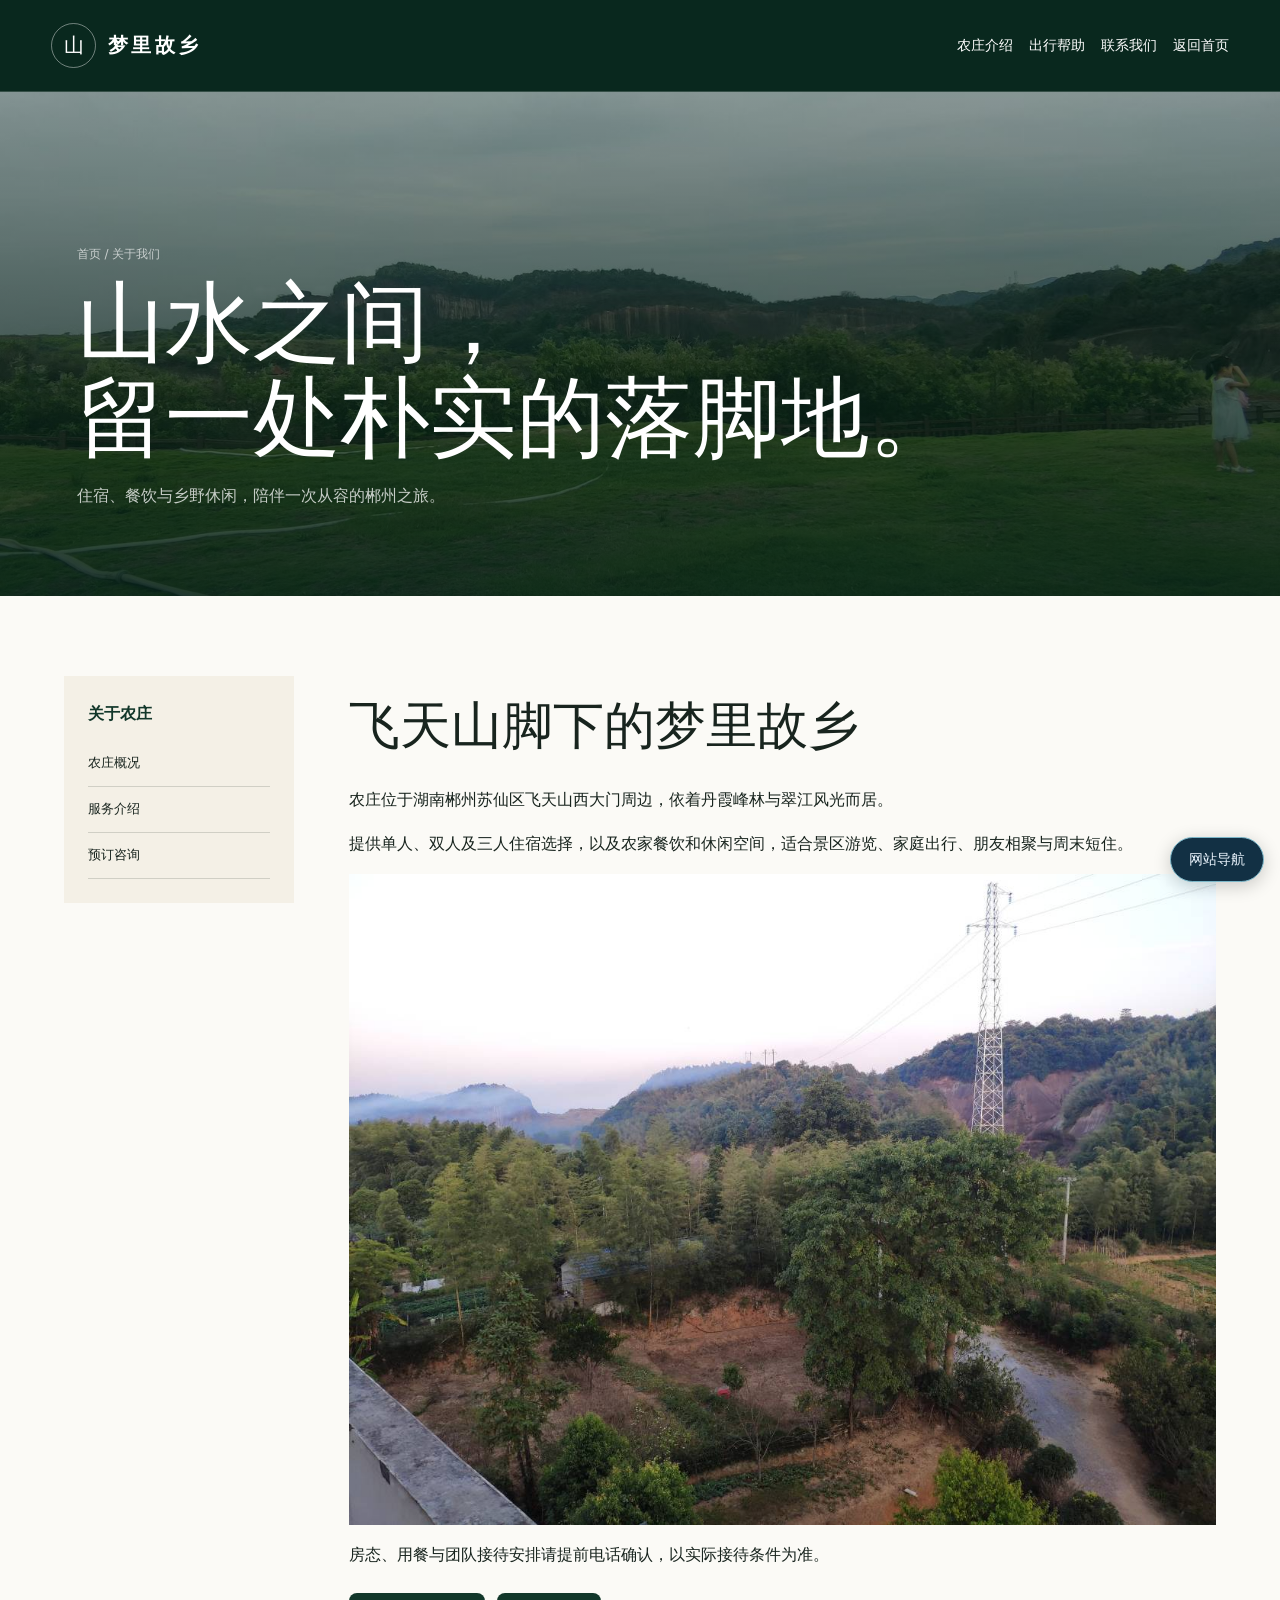
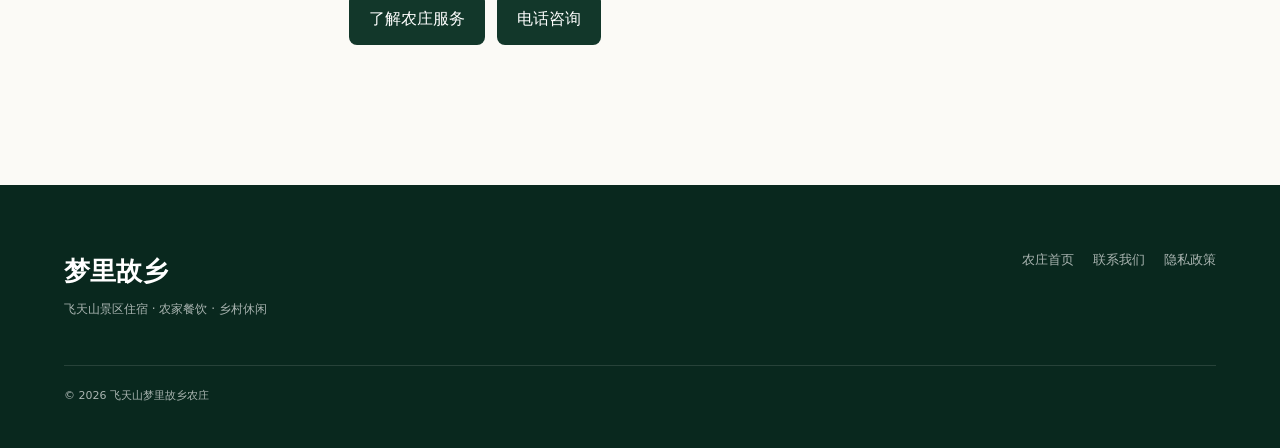
<file: about.html>
<!doctype html><html lang="zh-CN"><head><meta charset="utf-8"><meta name="viewport" content="width=device-width,initial-scale=1"><title>关于我们｜飞天山梦里故乡农庄</title><meta name="description" content="了解飞天山梦里故乡农庄的住宿、农家餐饮与乡野休闲。"><link rel="stylesheet" href="assets/css/styles.css"><link rel="stylesheet" href="assets/css/inner.css"><link rel="stylesheet" href="assets/css/usability.b7fa13725af5.css"><script defer src="assets/js/site.498b8c457cd6.js"></script><script defer src="assets/js/site-tools.32294ab7c229.js"></script></head><body class="inner"><header class="site-header"><a class="brand" href="/"><span class="brand-mark">山</span><strong>梦里故乡</strong></a><nav class="main-nav" aria-label="农庄导航"><a href="company.html">农庄介绍</a><a href="help.html">出行帮助</a><a href="contact.html">联系我们</a><a href="/">返回首页</a></nav></header><main><section class="inner-hero"><div><div class="crumb"><a href="/">首页</a> / 关于我们</div><h1>山水之间，<br>留一处朴实的落脚地。</h1><p>住宿、餐饮与乡野休闲，陪伴一次从容的郴州之旅。</p></div></section><div class="inner-layout"><aside class="inner-side"><strong>关于农庄</strong><a href="#intro">农庄概况</a><a href="company.html">服务介绍</a><a href="contact.html">预订咨询</a></aside><div class="inner-content"><section id="intro"><h2>飞天山脚下的梦里故乡</h2><p>农庄位于湖南郴州苏仙区飞天山西大门周边，依着丹霞峰林与翠江风光而居。</p><p>提供单人、双人及三人住宿选择，以及农家餐饮和休闲空间，适合景区游览、家庭出行、朋友相聚与周末短住。</p><img loading="lazy" decoding="async" src="assets/images/garden-courtyard.jpg" alt="农庄周边田园实景"><p>房态、用餐与团队接待安排请提前电话确认，以实际接待条件为准。</p><div class="contact-actions"><a href="company.html">了解农庄服务</a><a href="tel:13786541672">电话咨询</a></div></section></div></div></main><footer class="footer"><div class="footer-brand"><strong>梦里故乡</strong><span>飞天山景区住宿 · 农家餐饮 · 乡村休闲</span></div><div><a href="/">农庄首页</a><a href="contact.html">联系我们</a><a href="privacy.html">隐私政策</a></div><p>© 2026 飞天山梦里故乡农庄</p></footer></body></html>
</file>
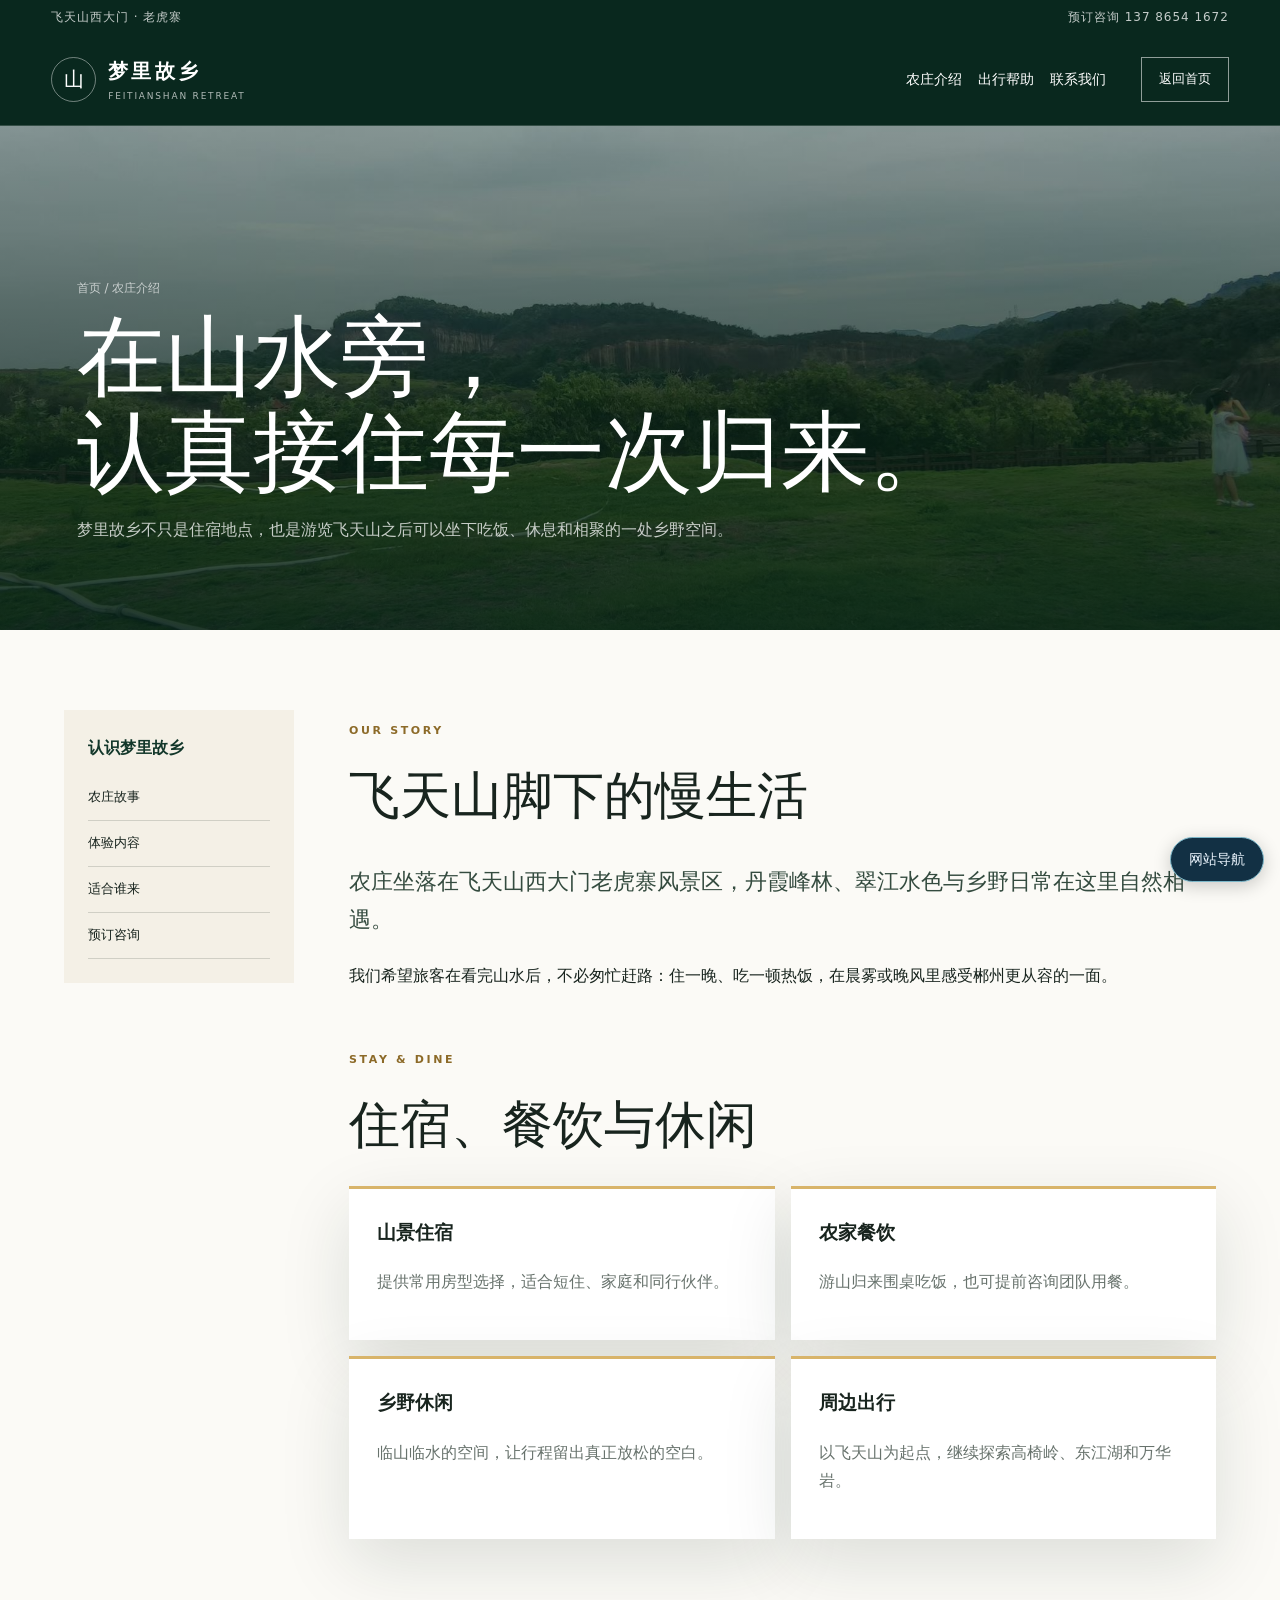
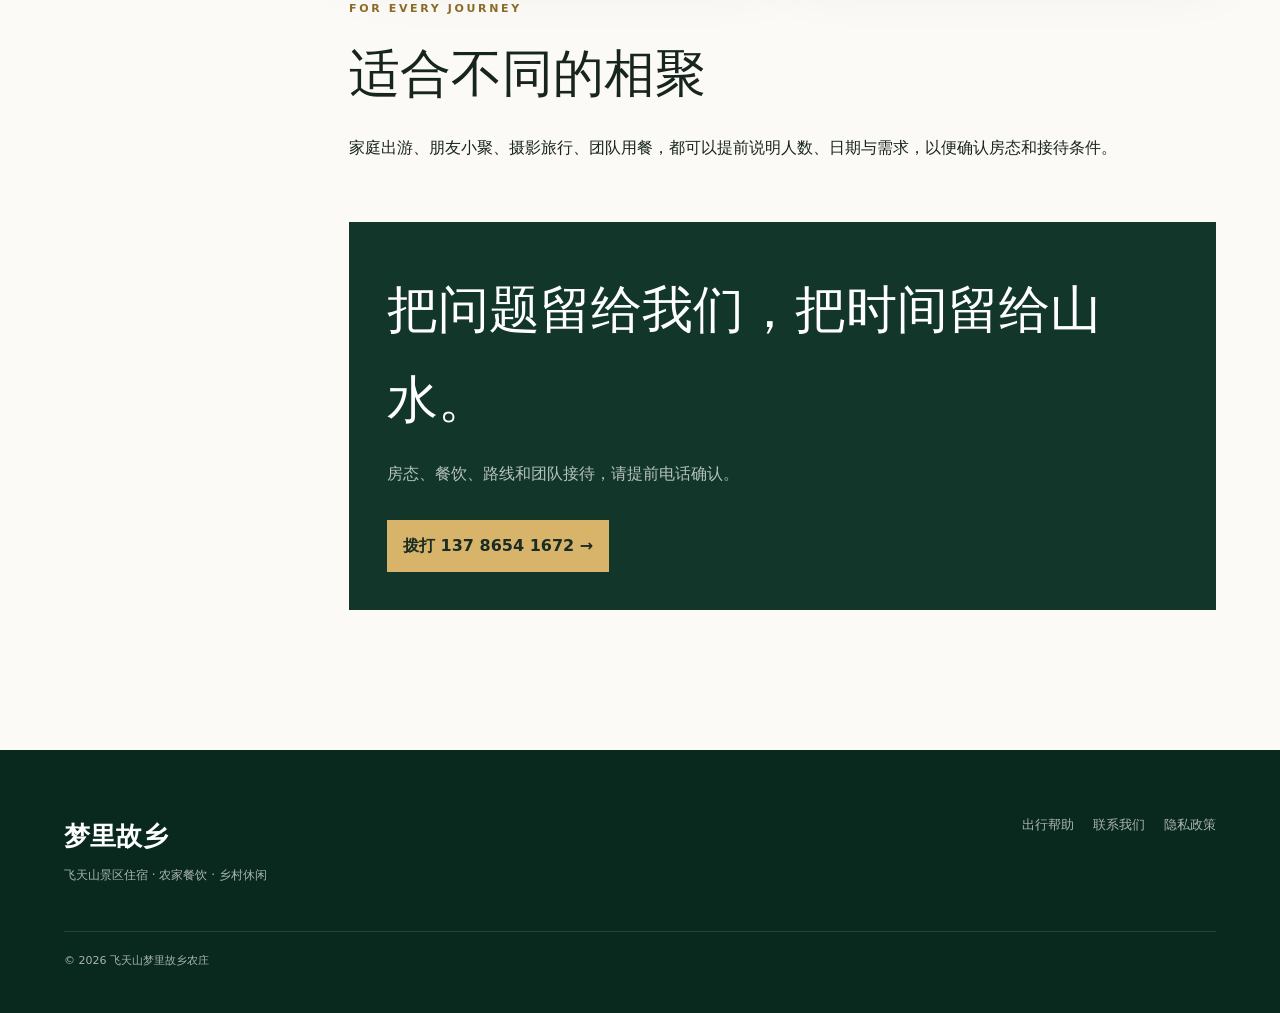
<file: company.html>
<!doctype html><html lang="zh-CN"><head><meta charset="utf-8"><meta name="viewport" content="width=device-width,initial-scale=1"><title>农庄介绍｜飞天山梦里故乡</title><meta name="description" content="了解飞天山梦里故乡农庄的住宿、餐饮与山水休闲体验。"><link rel="stylesheet" href="assets/css/styles.css"><link rel="stylesheet" href="assets/css/inner.css"><script defer src="assets/js/site.498b8c457cd6.js"></script><link rel="stylesheet" href="assets/css/usability.b7fa13725af5.css"><script defer src="assets/js/site-tools.32294ab7c229.js"></script></head><body class="inner"><div class="topline"><p><span>飞天山西大门 · 老虎寨</span><span>预订咨询 137 8654 1672</span></p></div><header class="site-header"><a class="brand" href="index.html"><span class="brand-mark">山</span><span><strong>梦里故乡</strong><small>FEITIANSHAN RETREAT</small></span></a><nav class="main-nav"><a href="company.html">农庄介绍</a><a href="help.html">出行帮助</a><a href="contact.html">联系我们</a></nav><a class="header-book" href="index.html">返回首页</a></header><main><section class="inner-hero"><div><div class="crumb"><a href="index.html">首页</a> / 农庄介绍</div><h1>在山水旁，<br>认真接住每一次归来。</h1><p>梦里故乡不只是住宿地点，也是游览飞天山之后可以坐下吃饭、休息和相聚的一处乡野空间。</p></div></section><div class="inner-layout"><aside class="inner-side"><strong>认识梦里故乡</strong><a href="#story">农庄故事</a><a href="#experience">体验内容</a><a href="#scene">适合谁来</a><a href="#booking">预订咨询</a></aside><div class="inner-content"><section id="story"><p class="label">OUR STORY</p><h2>飞天山脚下的慢生活</h2><p class="lead">农庄坐落在飞天山西大门老虎寨风景区，丹霞峰林、翠江水色与乡野日常在这里自然相遇。</p><p>我们希望旅客在看完山水后，不必匆忙赶路：住一晚、吃一顿热饭，在晨雾或晚风里感受郴州更从容的一面。</p></section><section id="experience"><p class="label">STAY & DINE</p><h2>住宿、餐饮与休闲</h2><div class="info-grid"><article class="info-card"><h3>山景住宿</h3><p>提供常用房型选择，适合短住、家庭和同行伙伴。</p></article><article class="info-card"><h3>农家餐饮</h3><p>游山归来围桌吃饭，也可提前咨询团队用餐。</p></article><article class="info-card"><h3>乡野休闲</h3><p>临山临水的空间，让行程留出真正放松的空白。</p></article><article class="info-card"><h3>周边出行</h3><p>以飞天山为起点，继续探索高椅岭、东江湖和万华岩。</p></article></div></section><section id="scene"><p class="label">FOR EVERY JOURNEY</p><h2>适合不同的相聚</h2><p>家庭出游、朋友小聚、摄影旅行、团队用餐，都可以提前说明人数、日期与需求，以便确认房态和接待条件。</p></section><section id="booking" class="inner-cta"><h2>把问题留给我们，把时间留给山水。</h2><p>房态、餐饮、路线和团队接待，请提前电话确认。</p><a href="tel:13786541672">拨打 137 8654 1672 →</a></section></div></div></main><footer class="footer"><div class="footer-brand"><strong>梦里故乡</strong><span>飞天山景区住宿 · 农家餐饮 · 乡村休闲</span></div><div><a href="help.html">出行帮助</a><a href="contact.html">联系我们</a><a href="privacy.html">隐私政策</a></div><p>© 2026 飞天山梦里故乡农庄</p></footer></body></html>
</file>
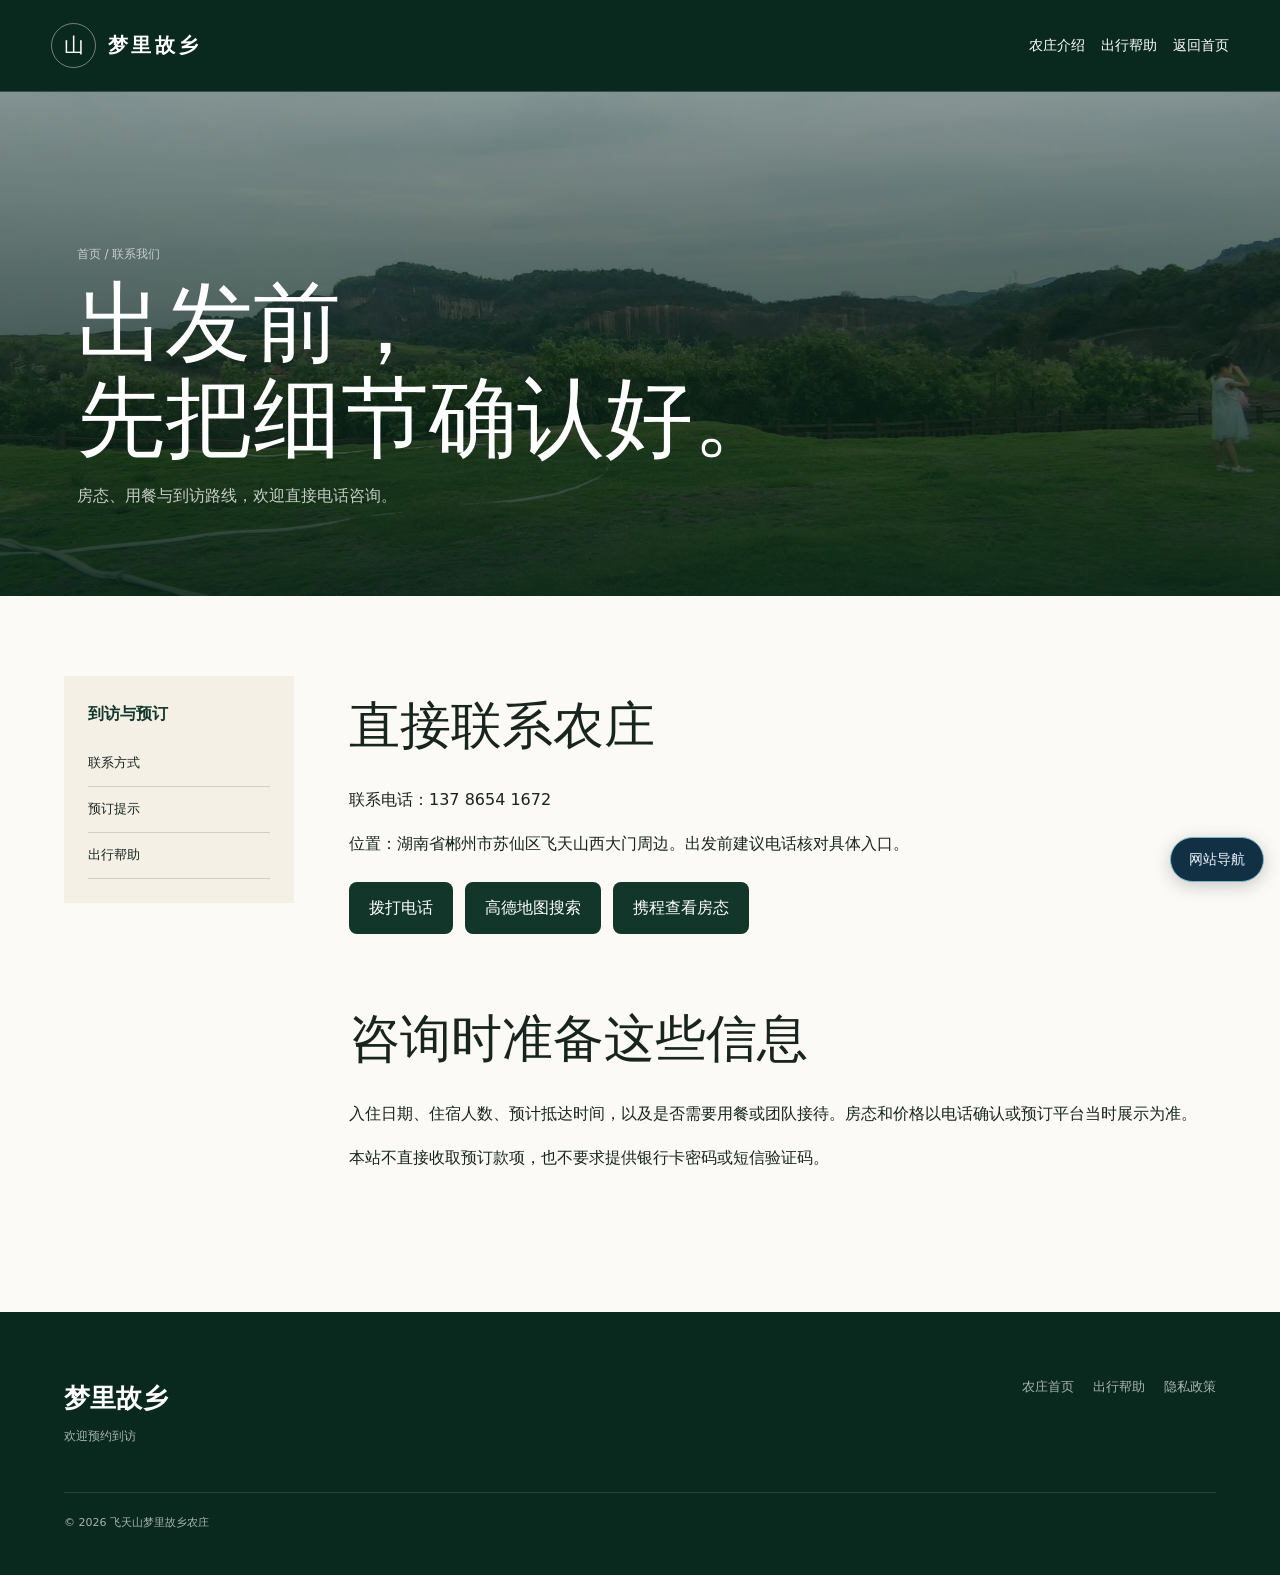
<file: contact.html>
<!doctype html><html lang="zh-CN"><head><meta charset="utf-8"><meta name="viewport" content="width=device-width,initial-scale=1"><title>联系我们｜飞天山梦里故乡农庄</title><meta name="description" content="飞天山梦里故乡农庄电话咨询、地图导航与预订入口。"><link rel="stylesheet" href="assets/css/styles.css"><link rel="stylesheet" href="assets/css/inner.css"><link rel="stylesheet" href="assets/css/usability.b7fa13725af5.css"><script defer src="assets/js/site.498b8c457cd6.js"></script><script defer src="assets/js/site-tools.32294ab7c229.js"></script></head><body class="inner"><header class="site-header"><a class="brand" href="/"><span class="brand-mark">山</span><strong>梦里故乡</strong></a><nav class="main-nav" aria-label="农庄导航"><a href="company.html">农庄介绍</a><a href="help.html">出行帮助</a><a href="/">返回首页</a></nav></header><main><section class="inner-hero"><div><div class="crumb"><a href="/">首页</a> / 联系我们</div><h1>出发前，<br>先把细节确认好。</h1><p>房态、用餐与到访路线，欢迎直接电话咨询。</p></div></section><div class="inner-layout"><aside class="inner-side"><strong>到访与预订</strong><a href="#contact">联系方式</a><a href="#booking">预订提示</a><a href="help.html">出行帮助</a></aside><div class="inner-content"><section id="contact"><h2>直接联系农庄</h2><p>联系电话：<a href="tel:13786541672">137 8654 1672</a></p><p>位置：湖南省郴州市苏仙区飞天山西大门周边。出发前建议电话核对具体入口。</p><div class="contact-actions"><a href="tel:13786541672">拨打电话</a><a href="https://uri.amap.com/search?keyword=%E9%A3%9E%E5%A4%A9%E5%B1%B1%E6%A2%A6%E9%87%8C%E6%95%85%E4%B9%A1&city=%E9%83%B4%E5%B7%9E&view=map" target="_blank" rel="noopener noreferrer">高德地图搜索</a><a href="https://hotels.ctrip.com/hotels/6850403.html" target="_blank" rel="noopener noreferrer">携程查看房态</a></div></section><section id="booking"><h2>咨询时准备这些信息</h2><p>入住日期、住宿人数、预计抵达时间，以及是否需要用餐或团队接待。房态和价格以电话确认或预订平台当时展示为准。</p><p>本站不直接收取预订款项，也不要求提供银行卡密码或短信验证码。</p></section></div></div></main><footer class="footer"><div class="footer-brand"><strong>梦里故乡</strong><span>欢迎预约到访</span></div><div><a href="/">农庄首页</a><a href="help.html">出行帮助</a><a href="privacy.html">隐私政策</a></div><p>© 2026 飞天山梦里故乡农庄</p></footer></body></html>
</file>
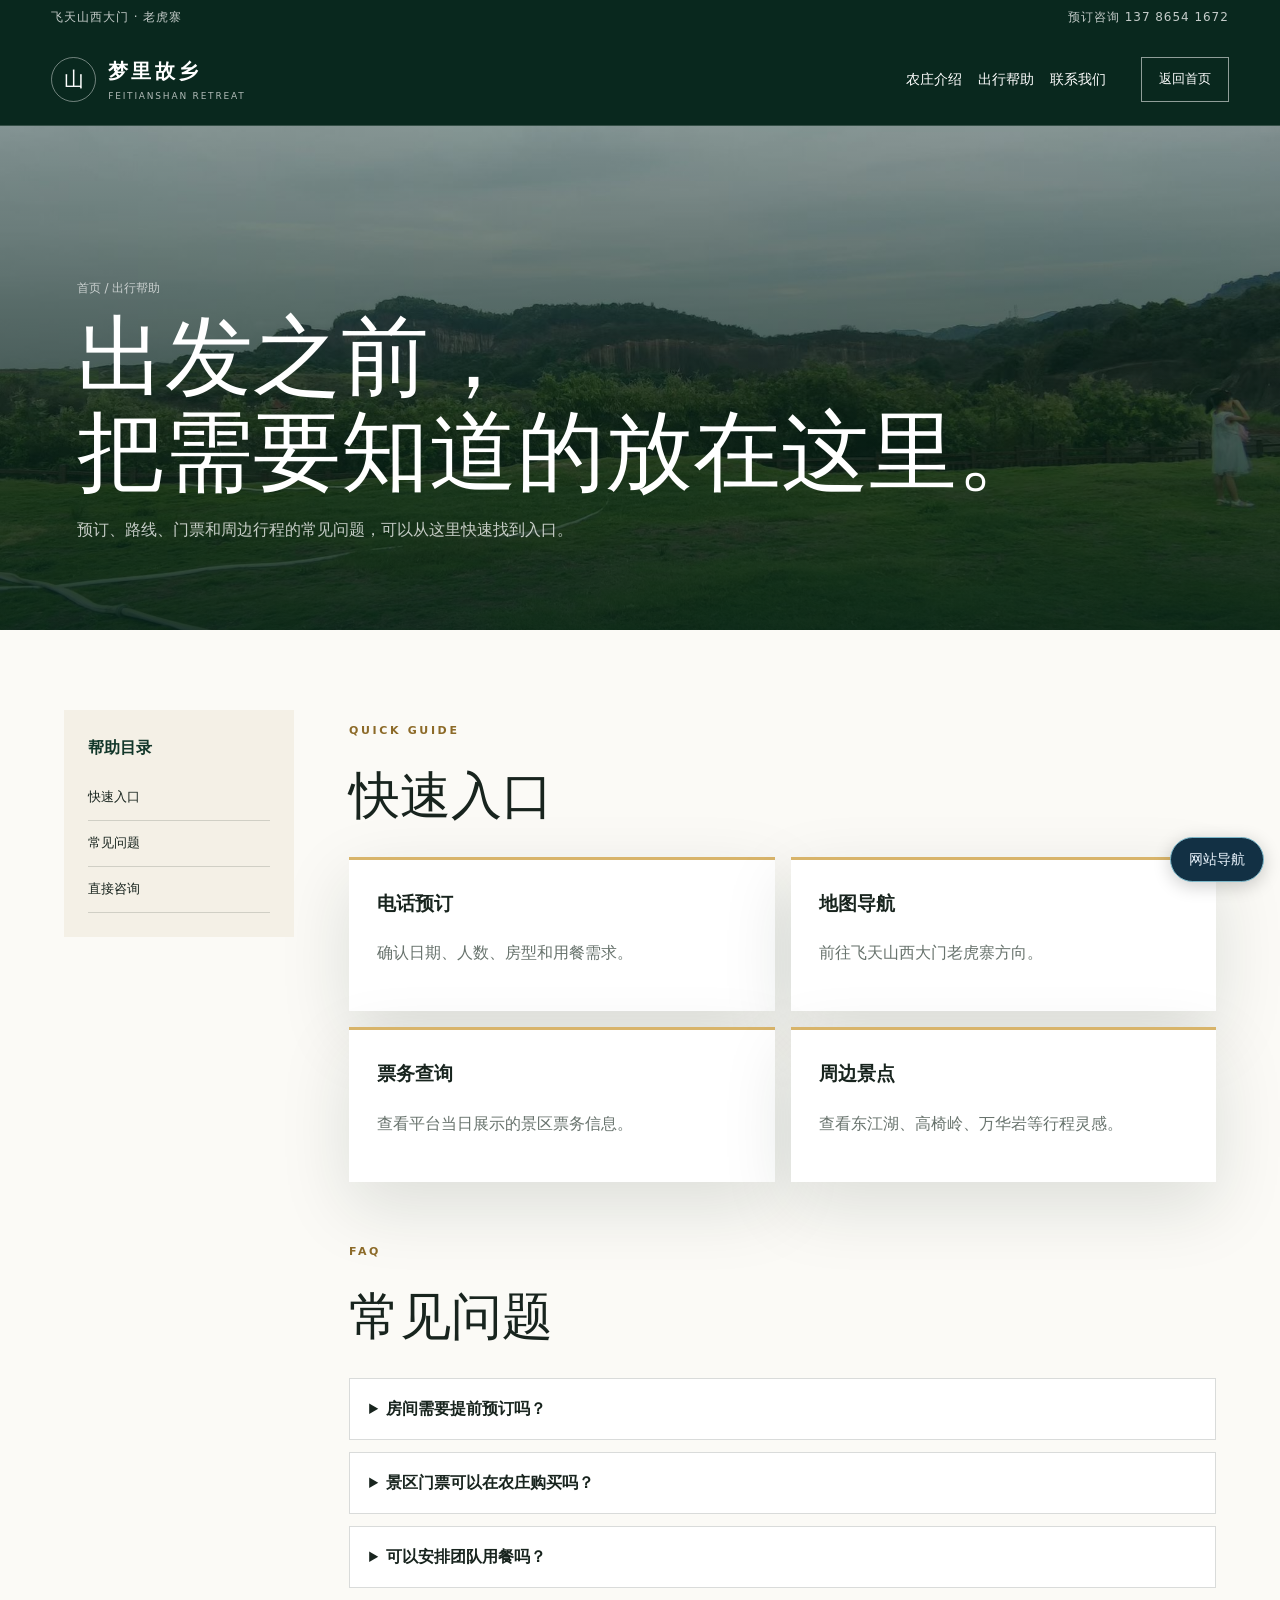
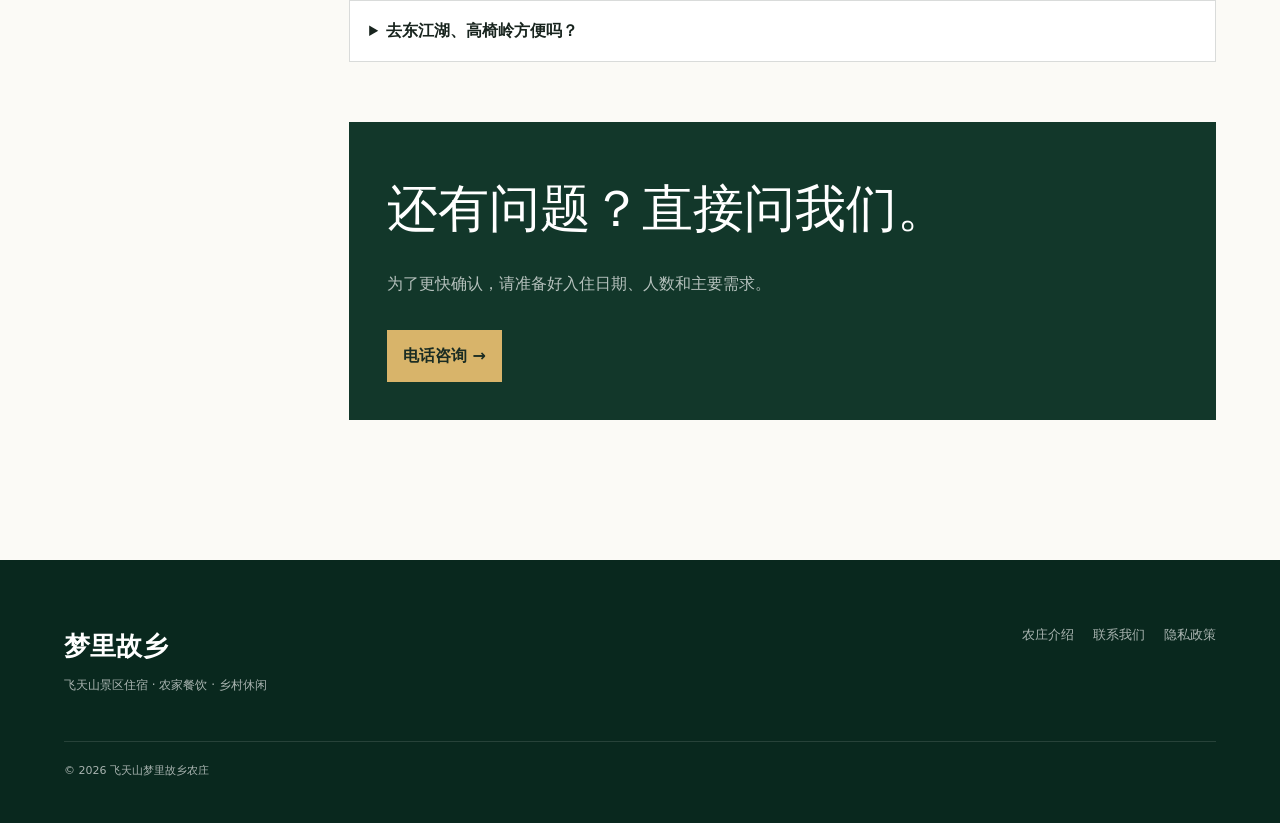
<file: help.html>
<!doctype html><html lang="zh-CN"><head><meta charset="utf-8"><meta name="viewport" content="width=device-width,initial-scale=1"><title>出行帮助｜飞天山梦里故乡</title><meta name="description" content="飞天山梦里故乡农庄预订、路线、门票和周边出行帮助。"><link rel="stylesheet" href="assets/css/styles.css"><link rel="stylesheet" href="assets/css/inner.css"><script defer src="assets/js/site.498b8c457cd6.js"></script><link rel="stylesheet" href="assets/css/usability.b7fa13725af5.css"><script defer src="assets/js/site-tools.32294ab7c229.js"></script></head><body class="inner"><div class="topline"><p><span>飞天山西大门 · 老虎寨</span><span>预订咨询 137 8654 1672</span></p></div><header class="site-header"><a class="brand" href="index.html"><span class="brand-mark">山</span><span><strong>梦里故乡</strong><small>FEITIANSHAN RETREAT</small></span></a><nav class="main-nav"><a href="company.html">农庄介绍</a><a href="help.html">出行帮助</a><a href="contact.html">联系我们</a></nav><a class="header-book" href="index.html">返回首页</a></header><main><section class="inner-hero"><div><div class="crumb"><a href="index.html">首页</a> / 出行帮助</div><h1>出发之前，<br>把需要知道的放在这里。</h1><p>预订、路线、门票和周边行程的常见问题，可以从这里快速找到入口。</p></div></section><div class="inner-layout"><aside class="inner-side"><strong>帮助目录</strong><a href="#quick">快速入口</a><a href="#faq">常见问题</a><a href="#ask">直接咨询</a></aside><div class="inner-content"><section id="quick"><p class="label">QUICK GUIDE</p><h2>快速入口</h2><div class="info-grid"><a class="info-card" href="tel:13786541672"><h3>电话预订</h3><p>确认日期、人数、房型和用餐需求。</p></a><a class="info-card" href="https://uri.amap.com/search?keyword=%E9%A3%9E%E5%A4%A9%E5%B1%B1%E8%80%81%E8%99%8E%E5%AF%A8&city=%E9%83%B4%E5%B7%9E&view=map" target="_blank" rel="noopener"><h3>地图导航</h3><p>前往飞天山西大门老虎寨方向。</p></a><a class="info-card" href="https://www.ctrip.com/" target="_blank" rel="noopener"><h3>票务查询</h3><p>查看平台当日展示的景区票务信息。</p></a><a class="info-card" href="index.html#nearby"><h3>周边景点</h3><p>查看东江湖、高椅岭、万华岩等行程灵感。</p></a></div></section><section id="faq" class="faq"><p class="label">FAQ</p><h2>常见问题</h2><details><summary>房间需要提前预订吗？</summary><p>节假日和周末建议提前电话确认，网站展示不代表实时房态。</p></details><details><summary>景区门票可以在农庄购买吗？</summary><p>门票渠道和政策可能变化，请通过景区或正规旅行平台核对当日信息。</p></details><details><summary>可以安排团队用餐吗？</summary><p>可以提前咨询，请告知人数、抵达时间和饮食需求，以实际接待能力为准。</p></details><details><summary>去东江湖、高椅岭方便吗？</summary><p>它们适合作为郴州周边行程组合；具体车程会受路线和交通影响，建议使用地图实时规划。</p></details></section><section id="ask" class="inner-cta"><h2>还有问题？直接问我们。</h2><p>为了更快确认，请准备好入住日期、人数和主要需求。</p><a href="tel:13786541672">电话咨询 →</a></section></div></div></main><footer class="footer"><div class="footer-brand"><strong>梦里故乡</strong><span>飞天山景区住宿 · 农家餐饮 · 乡村休闲</span></div><div><a href="company.html">农庄介绍</a><a href="contact.html">联系我们</a><a href="privacy.html">隐私政策</a></div><p>© 2026 飞天山梦里故乡农庄</p></footer></body></html>
</file>
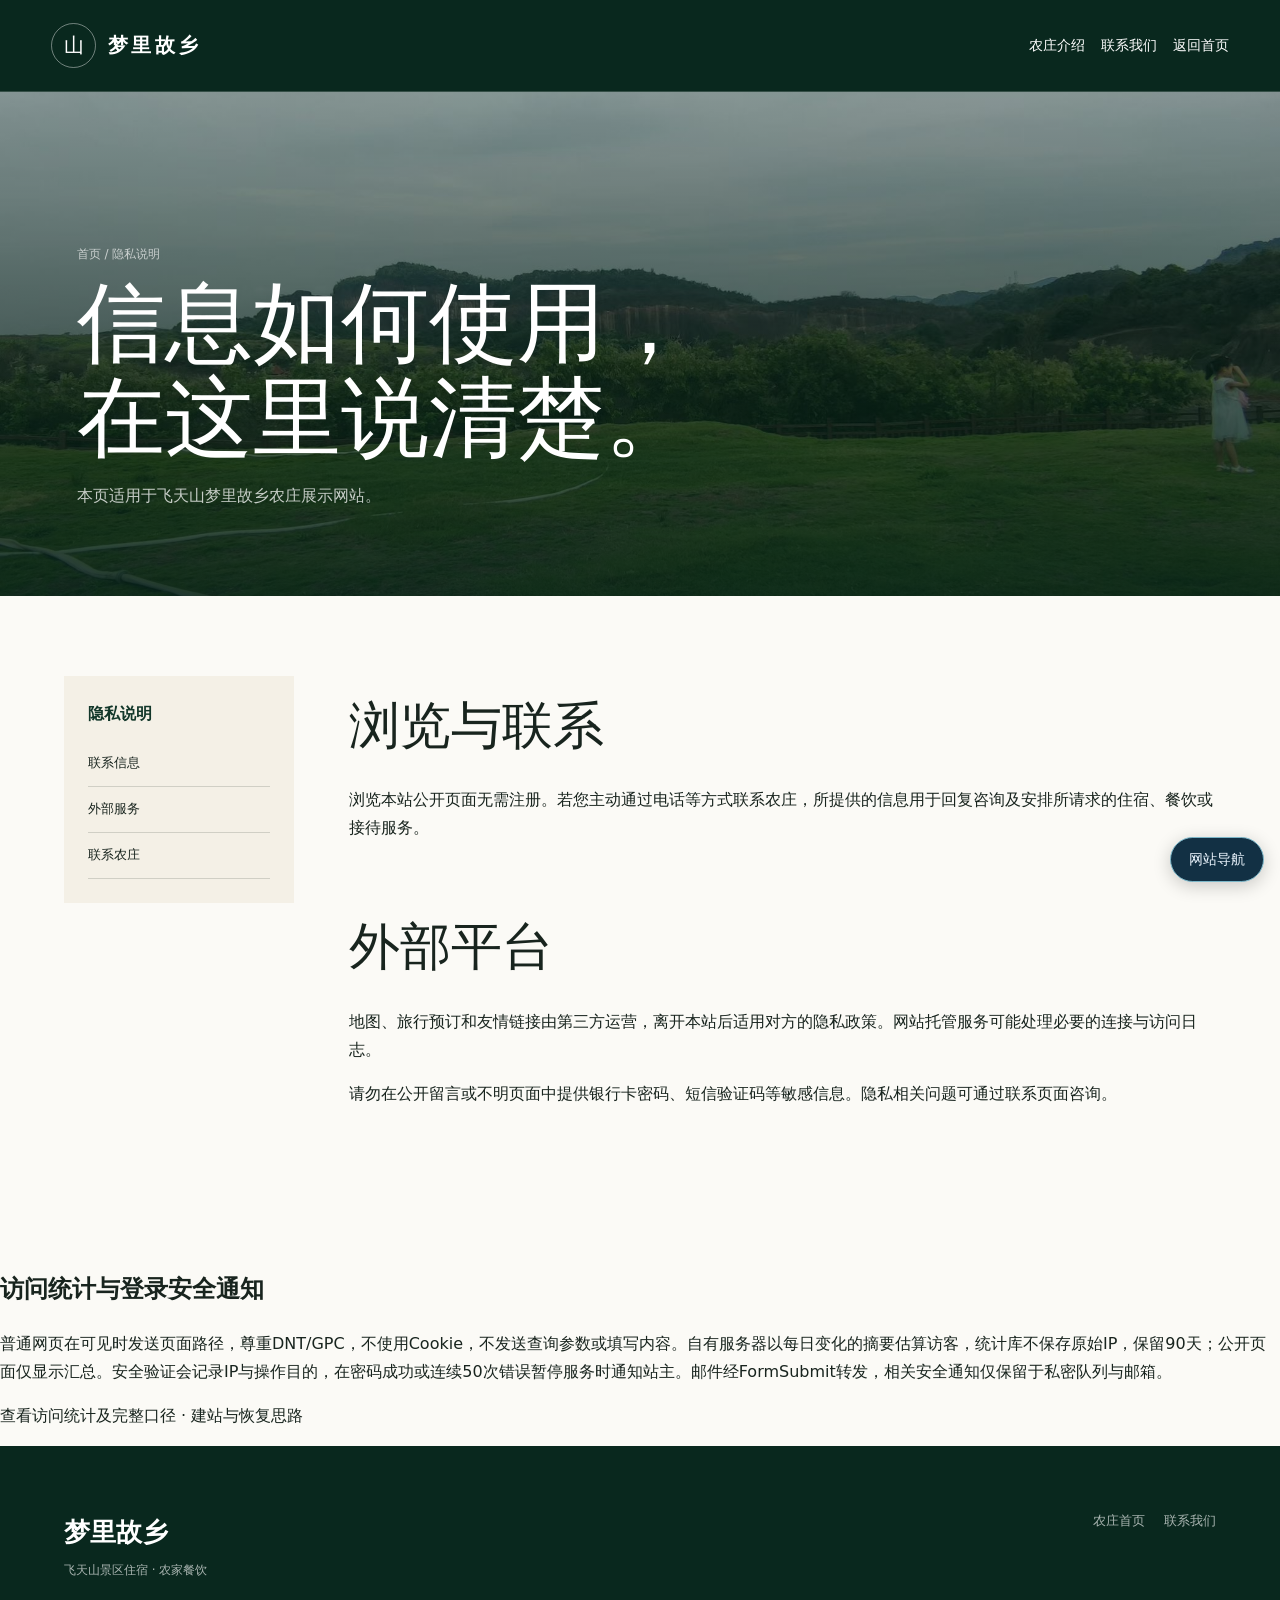
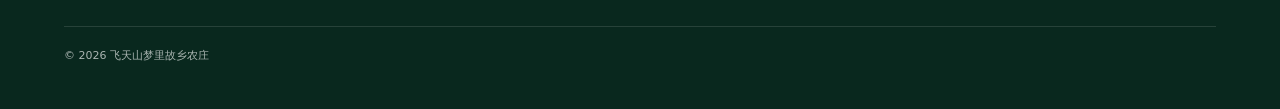
<file: privacy.html>
<!doctype html><html lang="zh-CN"><head><meta charset="utf-8"><meta name="viewport" content="width=device-width,initial-scale=1"><title>隐私说明｜飞天山梦里故乡农庄</title><link rel="stylesheet" href="assets/css/styles.css"><link rel="stylesheet" href="assets/css/inner.css"><link rel="stylesheet" href="assets/css/usability.b7fa13725af5.css"><script defer src="assets/js/site.498b8c457cd6.js"></script><script defer src="assets/js/site-tools.32294ab7c229.js"></script></head><body class="inner"><header class="site-header"><a class="brand" href="/"><span class="brand-mark">山</span><strong>梦里故乡</strong></a><nav class="main-nav" aria-label="农庄导航"><a href="company.html">农庄介绍</a><a href="contact.html">联系我们</a><a href="/">返回首页</a></nav></header><main><section class="inner-hero"><div><div class="crumb"><a href="/">首页</a> / 隐私说明</div><h1>信息如何使用，<br>在这里说清楚。</h1><p>本页适用于飞天山梦里故乡农庄展示网站。</p></div></section><div class="inner-layout"><aside class="inner-side"><strong>隐私说明</strong><a href="#data">联系信息</a><a href="#external">外部服务</a><a href="contact.html">联系农庄</a></aside><div class="inner-content"><section id="data"><h2>浏览与联系</h2><p>浏览本站公开页面无需注册。若您主动通过电话等方式联系农庄，所提供的信息用于回复咨询及安排所请求的住宿、餐饮或接待服务。</p></section><section id="external"><h2>外部平台</h2><p>地图、旅行预订和友情链接由第三方运营，离开本站后适用对方的隐私政策。网站托管服务可能处理必要的连接与访问日志。</p><p>请勿在公开留言或不明页面中提供银行卡密码、短信验证码等敏感信息。隐私相关问题可通过<a href="contact.html">联系页面</a>咨询。</p></section></div></div><section id="site-measurement"><h2>访问统计与登录安全通知</h2><p>普通网页在可见时发送页面路径，尊重DNT/GPC，不使用Cookie，不发送查询参数或填写内容。自有服务器以每日变化的摘要估算访客，统计库不保存原始IP，保留90天；公开页面仅显示汇总。安全验证会记录IP与操作目的，在密码成功或连续50次错误暂停服务时通知站主。邮件经FormSubmit转发，相关安全通知仅保留于私密队列与邮箱。</p><p><a href="https://zgland.com/site-stats/">查看访问统计及完整口径</a> · <a href="https://zgland.com/site-blueprint/">建站与恢复思路</a></p></section></main><footer class="footer"><div class="footer-brand"><strong>梦里故乡</strong><span>飞天山景区住宿 · 农家餐饮</span></div><div><a href="/">农庄首页</a><a href="contact.html">联系我们</a></div><p>© 2026 飞天山梦里故乡农庄</p></footer></body></html>
</file>
<file: assets/css/styles.css>
:root{--ink:#18241e;--forest:#12372a;--gold:#d8b46a;--cream:#f4f0e6;--paper:#fbfaf6;--line:rgba(24,36,30,.16);--shadow:0 24px 70px rgba(13,42,31,.13)}
*{box-sizing:border-box}html{scroll-behavior:smooth}body{margin:0;background:var(--paper);color:var(--ink);font-family:"Microsoft YaHei","PingFang SC",system-ui,sans-serif;line-height:1.75;overflow-x:hidden}a{color:inherit;text-decoration:none}img,video{display:block;width:100%}button{font:inherit}.skip-link{position:fixed;left:1rem;top:-4rem;z-index:9999;background:#fff;padding:.7rem 1rem}.skip-link:focus{top:1rem}.topline{height:34px;background:#09281e;color:#ffffffc2;font-size:12px;letter-spacing:.08em}.topline p{height:100%;max-width:1440px;margin:auto;padding:0 4vw;display:flex;align-items:center;justify-content:space-between}.site-header{position:absolute;top:34px;z-index:100;width:100%;height:92px;padding:0 4vw;display:flex;align-items:center;gap:2.2rem;color:#fff;border-bottom:1px solid #ffffff2e;transition:.35s}.site-header.is-fixed{position:fixed;top:0;height:72px;background:#09281ef0;backdrop-filter:blur(16px);box-shadow:0 10px 40px #00000026}.brand{display:flex;align-items:center;gap:.75rem;margin-right:auto}.brand-mark{width:45px;height:45px;display:grid;place-items:center;border:1px solid #ffffff6b;border-radius:50%;font-family:serif;font-size:20px}.brand strong{display:block;font-family:STSong,SimSun,serif;font-size:20px;letter-spacing:.16em}.brand small{display:block;font-size:9px;letter-spacing:.2em;opacity:.68}.main-nav{display:flex;gap:1.5rem;font-size:14px}.main-nav a{position:relative;padding:.4rem 0}.main-nav a:after{content:"";position:absolute;left:0;right:100%;bottom:0;height:1px;background:var(--gold);transition:.25s}.main-nav a:hover:after{right:0}.header-book{padding:.65rem 1.05rem;border:1px solid #ffffff8c;font-size:13px}.menu-button{display:none;color:#fff;border:1px solid #ffffff66;background:transparent;padding:.45rem .75rem}.hero{position:relative;min-height:100svh;display:flex;align-items:center;padding:150px 8vw 100px;color:#fff;isolation:isolate;overflow:hidden}.hero-bg{position:absolute;inset:-4%;z-index:-3;background:center/cover no-repeat;animation:heroZoom 16s ease-in-out infinite alternate}.hero-bg-one{background-image:url('../../vidio/5d6094a897906ea5da7689adec8a0ddb.jpg')}.hero-bg-two{background-image:url('../../vidio/e94353923a5f5b80130d459d77d50029.jpg');opacity:0;animation:heroFade 14s infinite}.hero-shade{position:absolute;inset:0;z-index:-2;background:linear-gradient(90deg,#041d15c7 0%,#0822197a 52%,#081c1626),linear-gradient(0deg,#071a147f,transparent 45%)}@keyframes heroZoom{to{transform:scale(1.06)}}@keyframes heroFade{0%,42%{opacity:0}50%,92%{opacity:1}100%{opacity:0}}.hero-copy{max-width:830px}.kicker,.section-title>p:first-child,.film-copy>p:first-child,.plan-card>p{margin:0 0 1.1rem;color:var(--gold);font-weight:700;font-size:12px;letter-spacing:.28em}.hero h1{margin:0;font-family:STSong,SimSun,serif;font-size:clamp(52px,7.7vw,118px);line-height:.95;font-weight:500;letter-spacing:.04em}.hero h1 span{display:block}.hero-intro{max-width:670px;margin:2rem 0;color:#ffffffd4;font-size:clamp(16px,1.5vw,20px)}.hero-actions,.plan-actions{display:flex;flex-wrap:wrap;gap:12px}.button{display:inline-flex;align-items:center;justify-content:center;min-width:145px;padding:.86rem 1.35rem;border:1px solid transparent;font-weight:700;font-size:14px;transition:.25s}.button:hover{transform:translateY(-3px)}.button-gold{background:var(--gold);color:#17271f}.button-glass{border-color:#ffffff85;background:#ffffff14;backdrop-filter:blur(7px)}.button-outline{border-color:#ffffff73;color:#fff}.hero-index{position:absolute;right:5vw;bottom:11vh;display:flex;align-items:center;gap:12px;font-size:11px;letter-spacing:.15em;writing-mode:vertical-rl}.hero-index i{width:1px;height:60px;background:#ffffff66}.scroll-cue{position:absolute;bottom:2rem;left:8vw;display:flex;align-items:center;gap:10px;font-size:9px;letter-spacing:.25em}.scroll-cue span{display:block;width:42px;height:1px;background:#fff;animation:pulse 2s infinite}@keyframes pulse{50%{width:70px;opacity:.4}}.notice-strip{height:56px;display:flex;align-items:center;gap:1.5rem;padding:0 4vw;background:var(--gold);color:#1d2d25;overflow:hidden;font-size:13px}.notice-strip strong{white-space:nowrap;padding-right:1.4rem;border-right:1px solid #00000040}.notice-track{display:flex;gap:4rem;white-space:nowrap;animation:marquee 24s linear infinite}@keyframes marquee{to{transform:translateX(-35%)}}.section{padding:clamp(80px,10vw,150px) max(5vw,calc((100vw - 1400px)/2))}.section-title{max-width:800px;margin-bottom:4rem}.section-title h2{margin:0;font-family:STSong,SimSun,serif;font-size:clamp(36px,5vw,70px);font-weight:500;line-height:1.2;letter-spacing:.03em}.section-title>p:not(:first-child){color:#647169;letter-spacing:0;font-weight:400;font-size:16px;max-width:700px}.story{background:var(--cream)}.story-grid{display:grid;grid-template-columns:.85fr 1.15fr;gap:4vw;align-items:start}.story-copy{padding-top:2rem}.story-copy p{color:#59655e}.story-copy .lead{color:var(--ink);font-family:STSong,SimSun,serif;font-size:clamp(22px,2.3vw,32px);line-height:1.55}.text-link{display:inline-block;margin-top:1rem;padding-bottom:3px;border-bottom:1px solid var(--ink);font-weight:700}.text-link span{margin-left:1.5rem}.story-photo{margin:0}.story-photo img{height:min(66vw,720px);object-fit:cover;box-shadow:var(--shadow)}.story-photo figcaption{margin-top:.7rem;color:#79837d;font-size:12px}.facts{grid-column:1/-1;display:grid;grid-template-columns:repeat(3,1fr);border-block:1px solid var(--line)}.facts article{padding:2rem;border-right:1px solid var(--line)}.facts article:last-child{border:0}.facts strong{display:block;color:var(--forest);font-family:Georgia,serif;font-size:clamp(38px,5vw,66px);font-weight:400}.facts span{font-size:13px;color:#68736d}.gallery-section{background:var(--forest);color:#fff}.section-title.light>p{color:var(--gold)}.mosaic{display:grid;grid-template-columns:repeat(3,1fr);grid-auto-rows:280px;gap:14px}.media-card{position:relative;padding:0;border:0;background:#0b2a20;overflow:hidden;cursor:zoom-in}.media-card.wide{grid-column:span 2}.media-card.tall{grid-row:span 2}.media-card img{height:100%;object-fit:cover;transition:.6s}.media-card:after{content:"＋";position:absolute;top:1rem;right:1rem;width:36px;height:36px;display:grid;place-items:center;border:1px solid #ffffffb3;border-radius:50%;color:#fff;opacity:0;transition:.3s}.media-card span{position:absolute;left:1.2rem;bottom:1rem;color:#fff;font-weight:700;letter-spacing:.08em;text-shadow:0 2px 10px #000}.media-card:hover img{transform:scale(1.045)}.media-card:hover:after{opacity:1}.stay-grid{display:grid;gap:5rem}.stay-feature{display:grid;grid-template-columns:1.25fr .75fr;align-items:center;gap:4vw}.stay-feature.reverse{grid-template-columns:.75fr 1.25fr}.stay-feature.reverse img{order:2}.stay-feature img{height:480px;object-fit:cover}.stay-feature div{max-width:440px}.stay-feature span{color:var(--gold);font-family:Georgia,serif;font-size:18px}.stay-feature h3{font-family:STSong,SimSun,serif;font-size:clamp(32px,4vw,54px);font-weight:500;margin:.35rem 0}.stay-feature p{color:#68736d}.film-section{padding:clamp(80px,10vw,140px) 0;background:#0b281e;color:#fff}.film-copy{padding:0 max(5vw,calc((100vw - 1400px)/2));max-width:860px}.film-copy h2{font-family:STSong,SimSun,serif;font-size:clamp(40px,5.5vw,78px);font-weight:500;line-height:1.15;margin:.6rem 0 1rem}.film-copy>p:last-child{color:#ffffff9e;max-width:600px}.film-rail{display:flex;gap:20px;overflow-x:auto;padding:3rem max(5vw,calc((100vw - 1400px)/2)) 1rem;scroll-snap-type:x mandatory;scrollbar-color:var(--gold) transparent}.film-card{flex:0 0 min(70vw,440px);scroll-snap-align:start;margin:0}.film-card video{aspect-ratio:9/16;max-height:620px;object-fit:cover;background:#000}.film-card p{font-size:13px;letter-spacing:.12em;color:#ffffffb8}.nearby-section{background:var(--cream)}.destination-grid{display:grid;grid-template-columns:repeat(3,1fr);gap:16px}.destination-card{min-height:410px;background:#fff;display:flex;flex-direction:column;box-shadow:0 15px 40px #11372a14;transition:.3s}.destination-card.feature{grid-column:span 2;display:grid;grid-template-columns:1.15fr .85fr}.destination-card:hover{transform:translateY(-7px);box-shadow:var(--shadow)}.destination-art{min-height:220px;background:center/cover}.art-feitian{background-image:url('../../vidio/e94353923a5f5b80130d459d77d50029.jpg')}.art-gaoyi{background-image:linear-gradient(145deg,#622f28,#d19869)}.art-dongjiang{background-image:linear-gradient(145deg,#9abcb5,#245d57)}.art-wanhua{background-image:linear-gradient(145deg,#28263c,#8f815f)}.destination-card>div:last-child{padding:1.6rem}.destination-card p{margin:0;color:#4f806b;font-size:11px;letter-spacing:.18em}.destination-card h3{font-family:STSong,SimSun,serif;font-size:32px;font-weight:500;margin:.35rem 0}.destination-card span{display:block;color:#77817b;font-size:14px}.destination-card a{display:inline-block;margin-top:1.4rem;font-weight:700;font-size:13px}.card-links{display:flex;gap:1.2rem}.plan-section{background:linear-gradient(#082219cc,#082219d6),url('../../vidio/2d54a3896262b7ddbb42c07fd97e367b.jpg') center/cover fixed;color:#fff}.plan-card{max-width:900px}.plan-card h2{font-family:STSong,SimSun,serif;font-size:clamp(42px,6vw,82px);font-weight:500;line-height:1.15;margin:0 0 2rem}.plan-card small{display:block;margin-top:1.5rem;color:#ffffffad}.links-section{padding:3rem max(5vw,calc((100vw - 1400px)/2));display:grid;grid-template-columns:1fr 2fr;gap:3rem;border-bottom:1px solid var(--line)}.links-section strong{display:block}.links-section span{font-size:12px;color:#748078}.links-section nav{display:flex;justify-content:flex-end;align-items:center;gap:1.5rem;flex-wrap:wrap;font-size:13px}.links-section a:hover{color:#1f5441}.footer{padding:4rem max(5vw,calc((100vw - 1400px)/2)) 2rem;background:#09281e;color:#ffffffa6;display:grid;grid-template-columns:1fr auto;gap:2rem}.footer-brand strong{display:block;color:#fff;font-family:STSong,SimSun,serif;font-size:26px}.footer-brand span{font-size:12px}.footer>div:nth-child(2){display:flex;gap:1.2rem;font-size:13px}.footer>p{grid-column:1/-1;border-top:1px solid #ffffff1f;padding-top:1.2rem;font-size:11px}.lightbox{padding:0;border:0;background:transparent;max-width:min(94vw,1200px)}.lightbox::backdrop{background:#03110ce6;backdrop-filter:blur(8px)}.lightbox img{max-height:88vh;object-fit:contain}.lightbox button{position:fixed;top:1rem;right:1rem;width:44px;height:44px;border:1px solid #fff;border-radius:50%;background:transparent;color:#fff;font-size:28px}.reveal{opacity:0;transform:translateY(34px);transition:opacity .8s,transform .8s}.reveal.is-visible{opacity:1;transform:none}
@media(max-width:900px){.main-nav{display:none;position:absolute;top:100%;left:0;right:0;padding:1.2rem 5vw;background:#0a2b20;flex-direction:column}.main-nav.is-open{display:flex}.menu-button{display:block}.header-book{display:none}.story-grid,.stay-feature,.stay-feature.reverse,.destination-card.feature{grid-template-columns:1fr}.stay-feature.reverse img{order:0}.destination-grid{grid-template-columns:1fr 1fr}.destination-card.feature{grid-column:1/-1}.links-section{grid-template-columns:1fr}.links-section nav{justify-content:flex-start}.mosaic{grid-template-columns:1fr 1fr}.footer{grid-template-columns:1fr}.footer>p{grid-column:auto}}
@media(max-width:620px){.topline p span:first-child{display:none}.topline p{justify-content:center}.site-header{height:78px}.brand small{display:none}.hero{padding-left:6vw}.hero-index{display:none}.hero h1{font-size:54px}.hero-intro{font-size:15px}.section{padding:76px 5vw}.section-title{margin-bottom:2.5rem}.story-grid{gap:2rem}.story-photo img{height:110vw}.facts{grid-template-columns:1fr}.facts article{border-right:0;border-bottom:1px solid var(--line)}.mosaic{grid-template-columns:1fr;grid-auto-rows:250px}.media-card.wide{grid-column:auto}.media-card.tall{grid-row:auto}.stay-grid{gap:3rem}.stay-feature img{height:72vw}.destination-grid{grid-template-columns:1fr}.destination-card.feature{display:flex}.links-section nav{display:grid;grid-template-columns:1fr 1fr}.footer>div:nth-child(2){flex-direction:column}.plan-section{background-attachment:scroll}}
@media(prefers-reduced-motion:reduce){*{scroll-behavior:auto!important;animation:none!important;transition:none!important}.reveal{opacity:1;transform:none}}
</file>
<file: assets/css/inner.css>
body.inner{opacity:0;transform:translateY(8px);transition:.5s}body.inner.ready{opacity:1;transform:none}.inner .site-header{position:relative;top:0;background:#09281e}.inner-hero{min-height:56vh;padding:110px max(6vw,calc((100vw - 1300px)/2)) 70px;display:flex;align-items:end;color:#fff;background:linear-gradient(#06221960,#062219df),url('../../vidio/e94353923a5f5b80130d459d77d50029.jpg') center/cover}.inner-hero .crumb{font-size:12px;color:#ffffffaa}.inner-hero h1{margin:.7rem 0;font-family:STSong,SimSun,serif;font-size:clamp(45px,7vw,88px);font-weight:500;line-height:1.08}.inner-hero p{max-width:700px;color:#ffffffc0}.inner-layout{max-width:1200px;margin:auto;padding:80px 24px;display:grid;grid-template-columns:230px 1fr;gap:55px}.inner-side{position:sticky;top:100px;align-self:start;padding:1.5rem;background:var(--cream)}.inner-side strong,.inner-side a{display:block}.inner-side strong{color:var(--forest);margin-bottom:.8rem}.inner-side a{padding:.7rem 0;border-bottom:1px solid var(--line);font-size:13px}.inner-content section{scroll-margin-top:100px;margin-bottom:60px}.inner-content .label{color:#8c6a28;font-size:11px;font-weight:700;letter-spacing:.24em}.inner-content h2{font-family:STSong,SimSun,serif;font-size:clamp(32px,4vw,52px);font-weight:500;margin:.3rem 0 1rem}.inner-content .lead{font-family:STSong,SimSun,serif;font-size:22px;color:#344b3f}.info-grid{display:grid;grid-template-columns:repeat(2,1fr);gap:16px}.info-card{padding:28px;background:#fff;border-top:3px solid var(--gold);box-shadow:var(--shadow)}.info-card h3{margin-top:0}.info-card p{color:#68736d}.faq details{padding:1rem 1.2rem;margin-bottom:12px;border:1px solid var(--line);background:#fff}.faq summary{cursor:pointer;font-weight:700}.faq details p{color:#68736d}.inner-cta{padding:38px!important;background:var(--forest);color:#fff}.inner-cta p{color:#ffffffb0}.inner-cta a{display:inline-block;margin-top:1rem;padding:.75rem 1rem;background:var(--gold);color:#1a2c23;font-weight:700}@media(max-width:760px){.inner .site-header{height:auto;padding:16px 5vw}.inner .main-nav{display:none}.inner-layout{grid-template-columns:1fr}.inner-side{position:static}.info-grid{grid-template-columns:1fr}}
</file>
<file: assets/css/usability.b7fa13725af5.css>
.reveal{opacity:1;transform:none}body.inner{opacity:1;transform:none}section[id]{scroll-margin-top:90px}a:focus-visible,button:focus-visible,summary:focus-visible{outline:3px solid #a87520;outline-offset:4px}.inner-content img{max-width:100%;height:auto}.inner-content p,.inner-content a{overflow-wrap:anywhere}.contact-actions{display:flex;flex-wrap:wrap;gap:12px;margin:24px 0}.contact-actions a{display:inline-flex;align-items:center;min-height:48px;padding:12px 20px;background:#12372a;color:#fff;border-radius:8px}.inner .site-header{flex-wrap:wrap}.inner .main-nav{gap:16px}@media(max-width:900px){.inner .main-nav{display:flex;position:static;padding:0;background:transparent;flex-direction:row;flex-wrap:wrap;font-size:13px}.inner .site-header{height:auto;min-height:92px;padding-top:16px;padding-bottom:16px;gap:12px}.inner .site-header .brand{width:100%}}@media(prefers-reduced-motion:reduce){.hero-bg{animation:none!important}}
@media(max-width:480px){.inner-hero h1{font-size:clamp(32px,10vw,40px);line-height:1.2}.inner-hero{padding-top:65px;padding-bottom:55px;min-height:48vh}}
</file>
